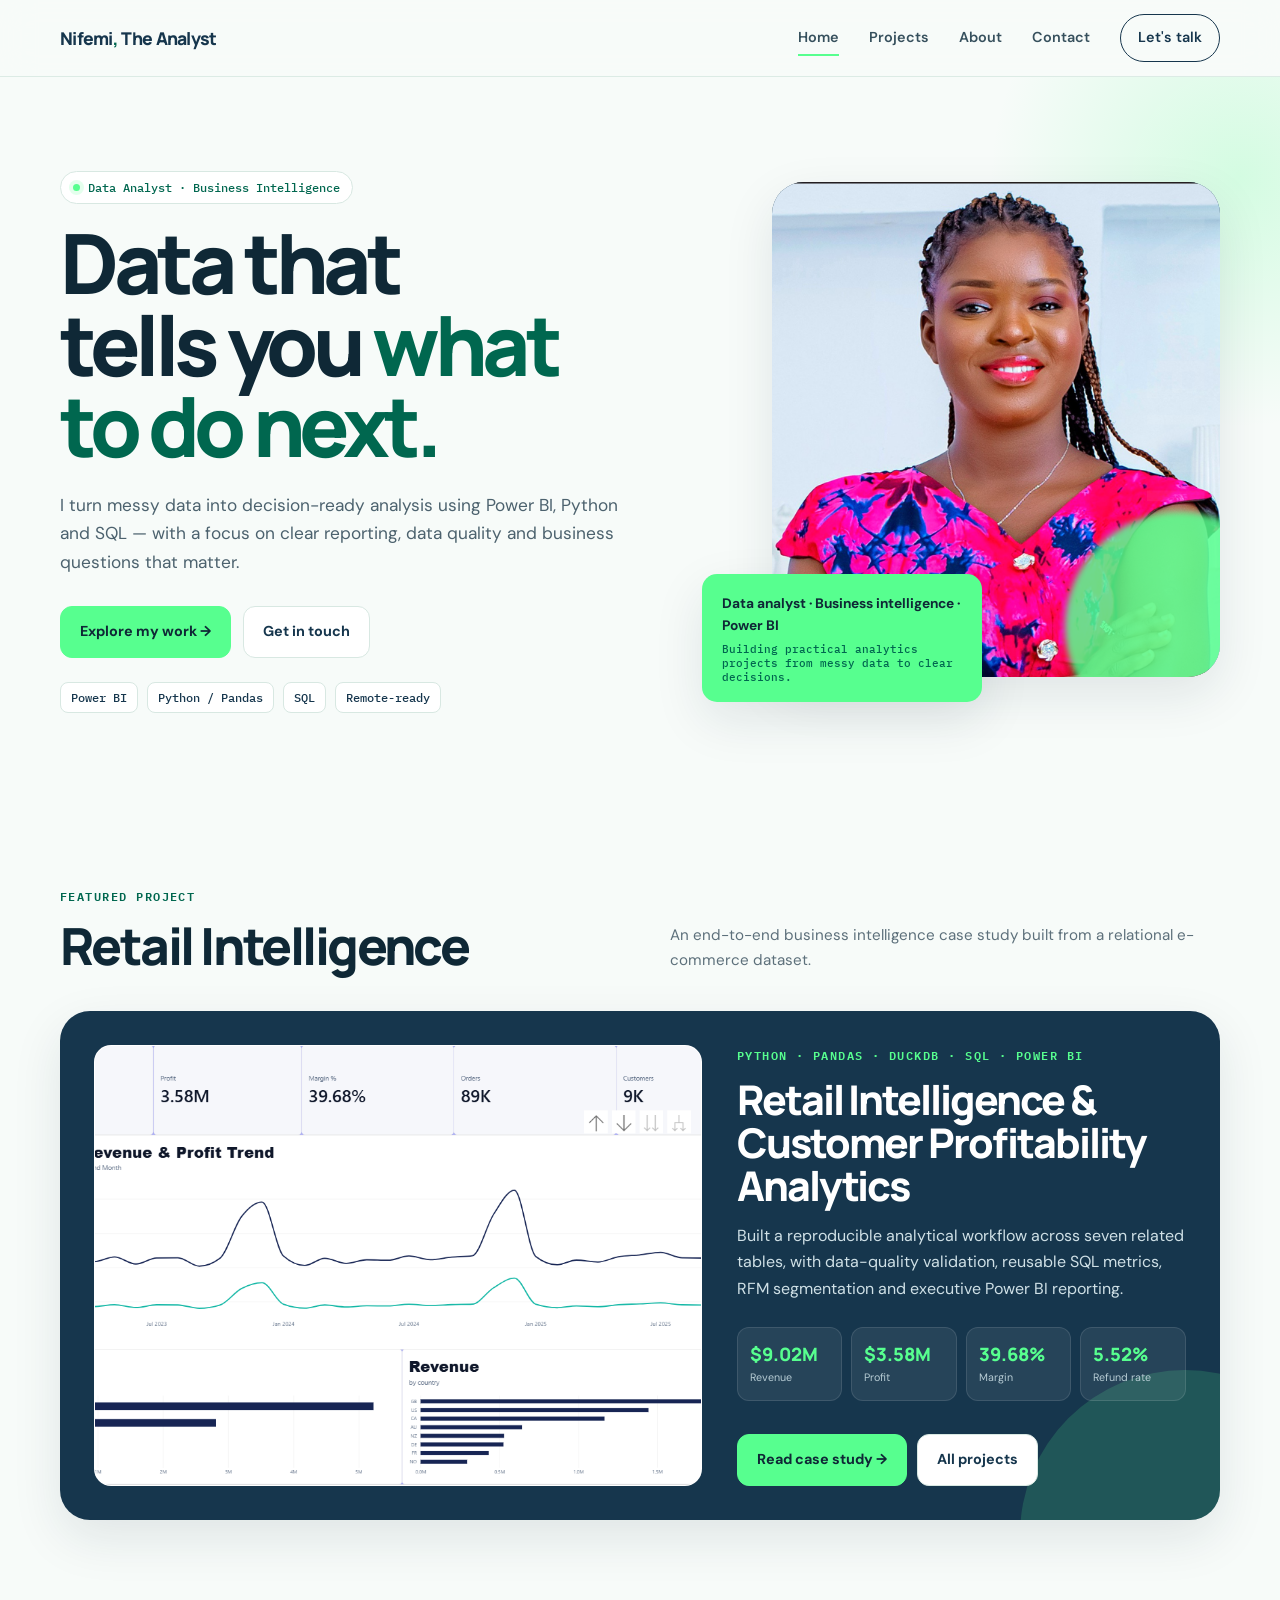
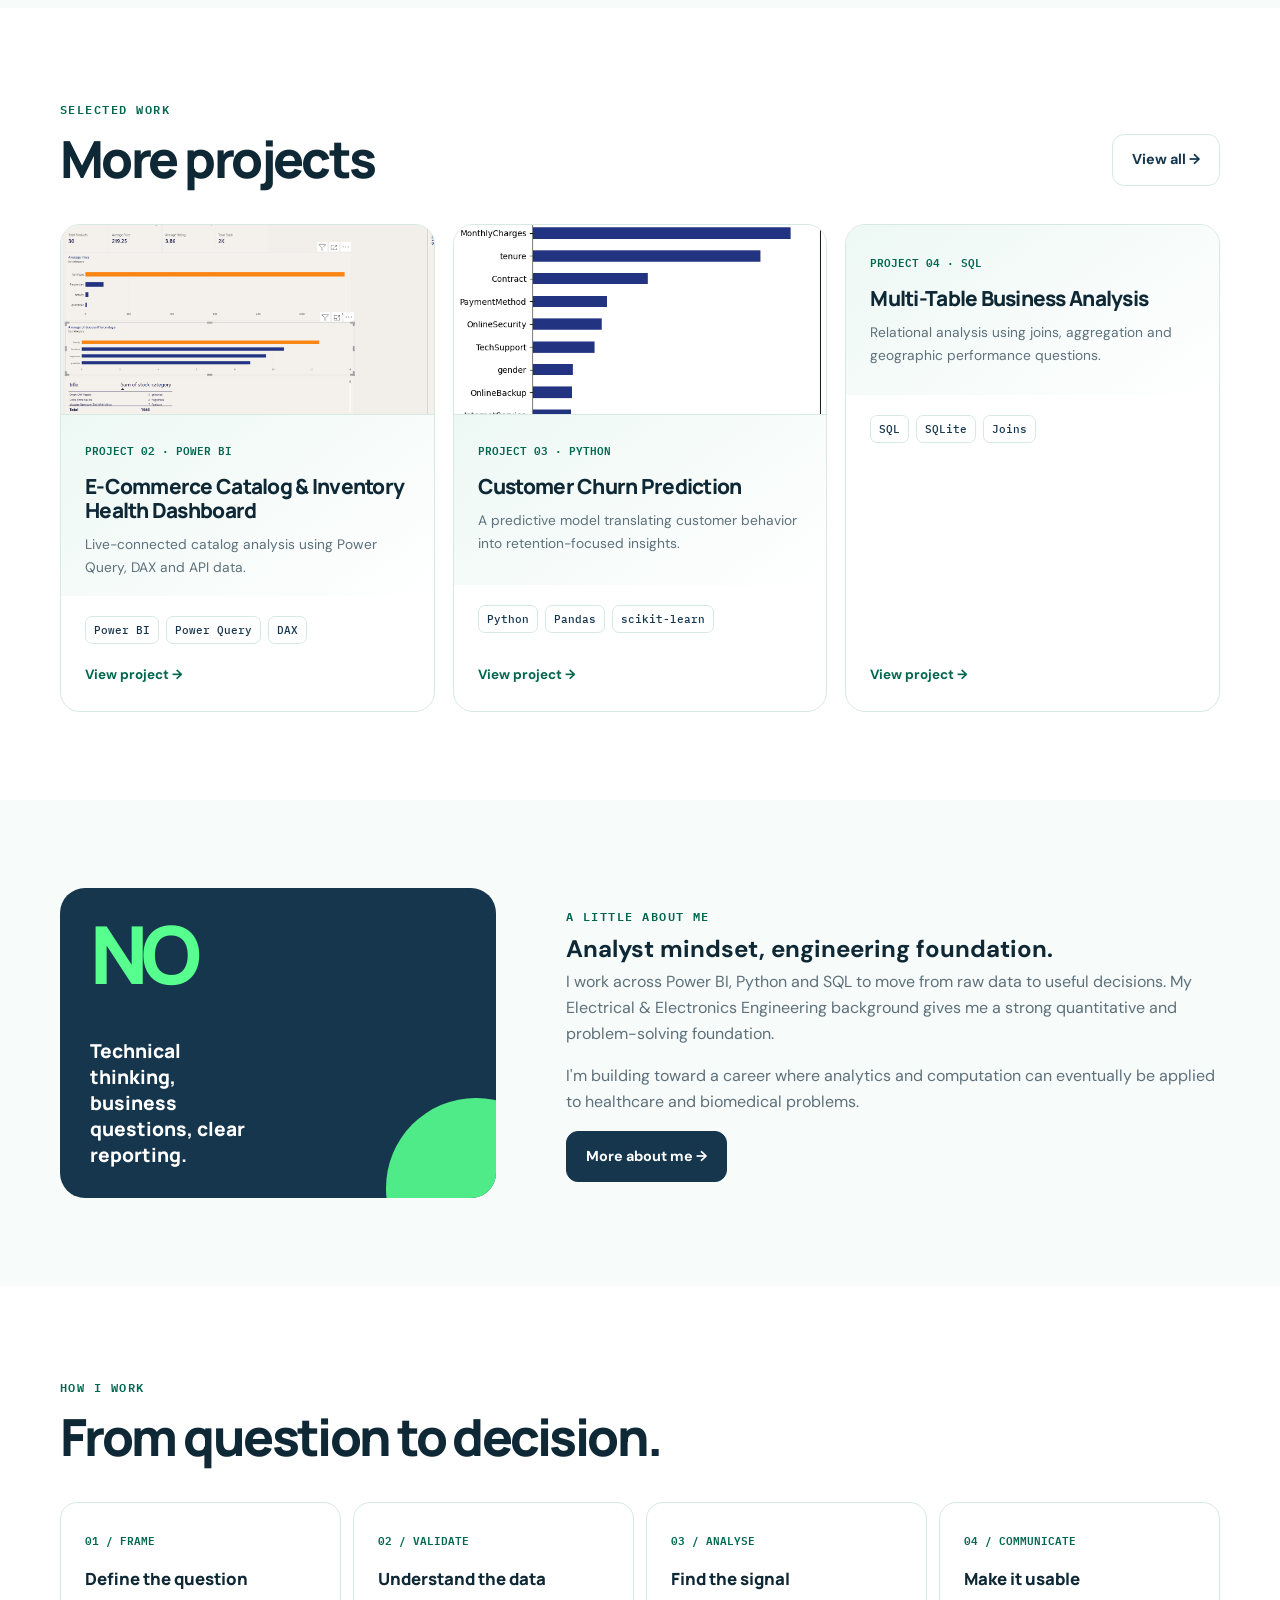
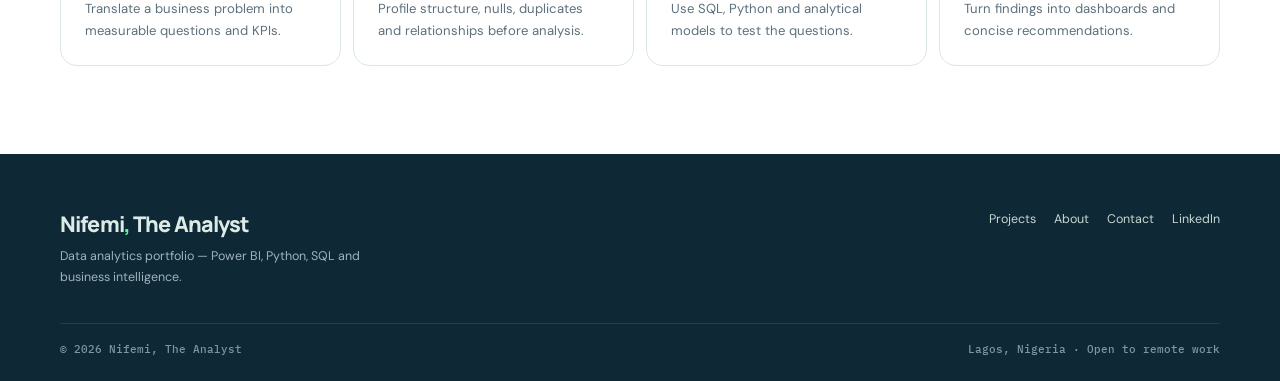
<file: index.html>
<!doctype html>
<html lang="en">
<head>
<meta charset="utf-8"><meta name="viewport" content="width=device-width,initial-scale=1">
<title>Nifemi, The Analyst — Data Analyst Portfolio</title>
<meta name="description" content="Nifemi Oluropo — data analyst portfolio focused on Power BI, Python, SQL and business intelligence.">
<link rel="stylesheet" href="css/style.css">
</head>
<body>
<header class="site-header"><nav class="container nav">
  <a class="logo" href="index.html">Nifemi<span>,</span> The Analyst</a>
  <button class="menu-btn" aria-label="Open menu">☰</button>
  <div class="nav-links"><a class="active" href="index.html">Home</a><a href="projects/">Projects</a><a href="about/">About</a><a href="contact/">Contact</a><a class="nav-cta" href="contact/">Let's talk</a></div>
</nav></header>

<main>
<section class="hero"><div class="container hero-grid">
  <div class="reveal">
    <span class="page-label">Data Analyst · Business Intelligence</span>
    <h1>Data that tells you <em>what to do next.</em></h1>
    <p class="hero-copy">I turn messy data into decision-ready analysis using Power BI, Python and SQL — with a focus on clear reporting, data quality and business questions that matter.</p>
    <div class="hero-actions"><a class="btn btn-primary" href="projects/">Explore my work →</a><a class="btn btn-light" href="contact/">Get in touch</a></div>
    <div class="hero-meta"><span class="tag">Power BI</span><span class="tag">Python / Pandas</span><span class="tag">SQL</span><span class="tag">Remote-ready</span></div>
  </div>
  <div class="hero-visual reveal">
    <div class="profile-stage"><img class="profile-photo" src="assets/images/profile.png" alt="Nifemi Oluropo professional portrait"></div>
    <div class="profile-note">Data analyst · Business intelligence · Power BI<small>Building practical analytics projects from messy data to clear decisions.</small></div>
  </div>
</div></section>

<section class="section"><div class="container">
  <div class="section-head reveal"><div><span class="eyebrow">Featured project</span><h2>Retail Intelligence</h2></div><p>An end-to-end business intelligence case study built from a relational e-commerce dataset.</p></div>
  <article class="featured reveal">
    <div class="featured-image"><img src="assets/images/retail-executive-overview.png" alt="Retail Intelligence Executive Overview Power BI dashboard"></div>
    <div class="featured-copy"><span class="eyebrow">Python · Pandas · DuckDB · SQL · Power BI</span><h3>Retail Intelligence &amp; Customer Profitability Analytics</h3><p>Built a reproducible analytical workflow across seven related tables, with data-quality validation, reusable SQL metrics, RFM segmentation and executive Power BI reporting.</p>
      <div class="kpis"><div class="kpi"><strong>$9.02M</strong><span>Revenue</span></div><div class="kpi"><strong>$3.58M</strong><span>Profit</span></div><div class="kpi"><strong>39.68%</strong><span>Margin</span></div><div class="kpi"><strong>5.52%</strong><span>Refund rate</span></div></div>
      <div class="featured-actions"><a class="btn btn-primary" href="projects/retail-intelligence/">Read case study →</a><a class="btn btn-light" href="projects/">All projects</a></div>
    </div>
  </article>
</div></section>

<section class="section alt"><div class="container">
  <div class="section-head reveal"><div><span class="eyebrow">Selected work</span><h2>More projects</h2></div><a class="btn btn-light" href="projects/">View all →</a></div>
  <div class="project-grid">
    <article class="project-card project-card-image reveal"><div class="project-thumb"><img src="assets/images/ecommerce-inventory.png" alt="E-Commerce Catalog and Inventory Health Dashboard"></div><div class="project-top"><span class="project-number">PROJECT 02 · POWER BI</span><h3>E-Commerce Catalog &amp; Inventory Health Dashboard</h3><p>Live-connected catalog analysis using Power Query, DAX and API data.</p></div><div class="project-body"><div class="project-tags"><span>Power BI</span><span>Power Query</span><span>DAX</span></div><a class="project-link" href="projects/">View project →</a></div></article>
    <article class="project-card project-card-image reveal"><div class="project-thumb"><img src="assets/images/churn-prediction.png" alt="Customer Churn Prediction analysis"></div><div class="project-top"><span class="project-number">PROJECT 03 · PYTHON</span><h3>Customer Churn Prediction</h3><p>A predictive model translating customer behavior into retention-focused insights.</p></div><div class="project-body"><div class="project-tags"><span>Python</span><span>Pandas</span><span>scikit-learn</span></div><a class="project-link" href="projects/">View project →</a></div></article>
    <article class="project-card reveal"><div class="project-top"><span class="project-number">PROJECT 04 · SQL</span><h3>Multi-Table Business Analysis</h3><p>Relational analysis using joins, aggregation and geographic performance questions.</p></div><div class="project-body"><div class="project-tags"><span>SQL</span><span>SQLite</span><span>Joins</span></div><a class="project-link" href="projects/">View project →</a></div></article>
  </div>
</div></section>

<section class="section"><div class="container about-strip">
  <div class="about-card reveal"><span class="about-monogram">NO</span><strong>Technical thinking, business questions, clear reporting.</strong></div>
  <div class="about-copy reveal"><span class="eyebrow">A little about me</span><h2>Analyst mindset, engineering foundation.</h2><p>I work across Power BI, Python and SQL to move from raw data to useful decisions. My Electrical &amp; Electronics Engineering background gives me a strong quantitative and problem-solving foundation.</p><p>I'm building toward a career where analytics and computation can eventually be applied to healthcare and biomedical problems.</p><a class="btn btn-dark" href="about/">More about me →</a></div>
</div></section>

<section class="section alt"><div class="container">
  <div class="section-head reveal"><div><span class="eyebrow">How I work</span><h2>From question to decision.</h2></div></div>
  <div class="process-grid"><div class="process reveal"><span class="num">01 / FRAME</span><h3>Define the question</h3><p>Translate a business problem into measurable questions and KPIs.</p></div><div class="process reveal"><span class="num">02 / VALIDATE</span><h3>Understand the data</h3><p>Profile structure, nulls, duplicates and relationships before analysis.</p></div><div class="process reveal"><span class="num">03 / ANALYSE</span><h3>Find the signal</h3><p>Use SQL, Python and analytical models to test the questions.</p></div><div class="process reveal"><span class="num">04 / COMMUNICATE</span><h3>Make it usable</h3><p>Turn findings into dashboards and concise recommendations.</p></div></div>
</div></section>
</main>

<footer class="footer"><div class="container"><div class="footer-grid"><div><div class="footer-brand">Nifemi<span>,</span> The Analyst</div><p>Data analytics portfolio — Power BI, Python, SQL and business intelligence.</p></div><div class="footer-links"><a href="projects/">Projects</a><a href="about/">About</a><a href="contact/">Contact</a><a href="https://www.linkedin.com/in/mary-oluropo-336812263" target="_blank" rel="noopener">LinkedIn</a></div></div><div class="footer-bottom"><span>© <span data-year></span> Nifemi, The Analyst</span><span>Lagos, Nigeria · Open to remote work</span></div></div></footer>
<script src="js/main.js"></script>
</body></html>
</file>
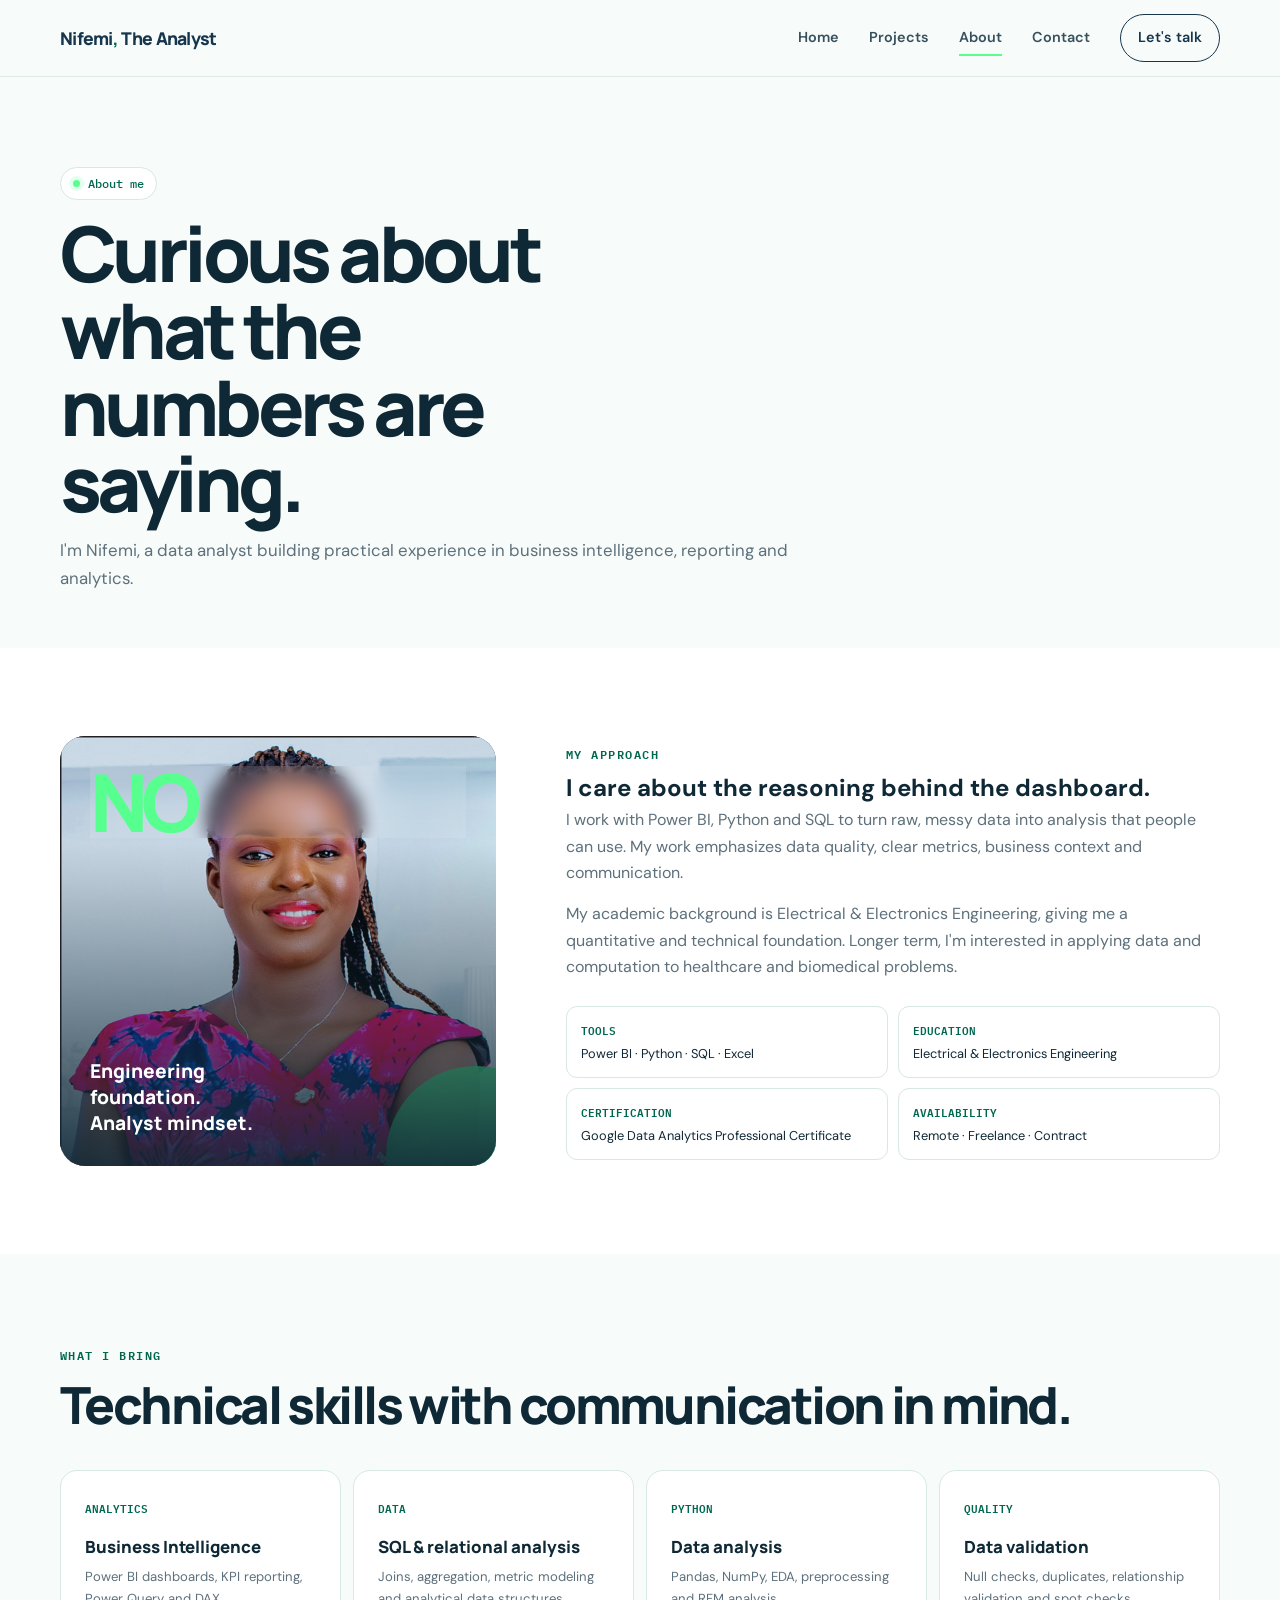
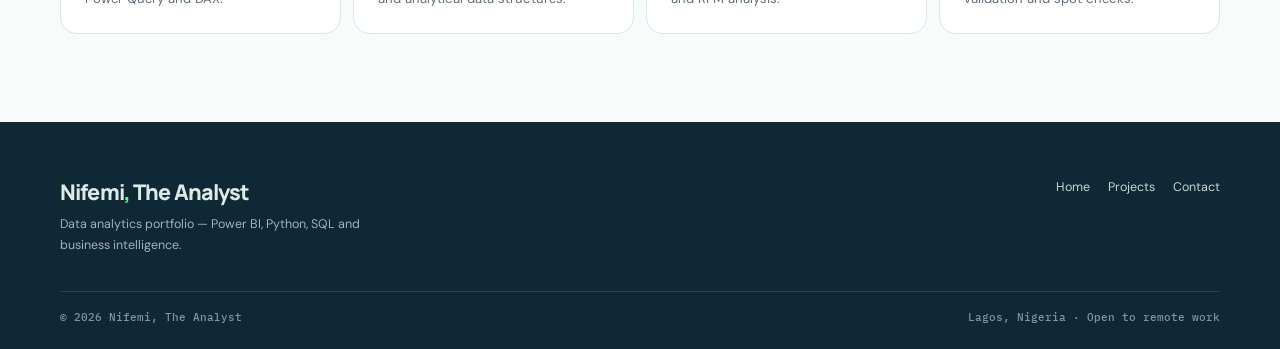
<file: about/index.html>
<!doctype html><html lang="en"><head><meta charset="utf-8"><meta name="viewport" content="width=device-width,initial-scale=1"><title>About — Nifemi, The Analyst</title><meta name="description" content="About Nifemi Oluropo, a data analyst focused on Power BI, Python, SQL and business intelligence."><link rel="stylesheet" href="../css/style.css"></head><body>
<header class="site-header"><nav class="container nav"><a class="logo" href="../index.html">Nifemi<span>,</span> The Analyst</a><button class="menu-btn">☰</button><div class="nav-links"><a href="../index.html">Home</a><a href="../projects/">Projects</a><a class="active" href="index.html">About</a><a href="../contact/">Contact</a><a class="nav-cta" href="../contact/">Let's talk</a></div></nav></header>
<main><section class="page-hero"><div class="container reveal"><span class="page-label">About me</span><h1>Curious about what the numbers are saying.</h1><p>I'm Nifemi, a data analyst building practical experience in business intelligence, reporting and analytics.</p></div></section>
<section class="section alt"><div class="container about-strip"><div class="about-card about-photo-card reveal"><img src="../assets/images/profile.png" alt="Nifemi Oluropo professional portrait"><div class="about-photo-overlay"><span class="about-monogram">NO</span><strong>Engineering foundation. Analyst mindset.</strong></div></div><div class="about-copy reveal"><span class="eyebrow">My approach</span><h2>I care about the reasoning behind the dashboard.</h2><p>I work with Power BI, Python and SQL to turn raw, messy data into analysis that people can use. My work emphasizes data quality, clear metrics, business context and communication.</p><p>My academic background is Electrical &amp; Electronics Engineering, giving me a quantitative and technical foundation. Longer term, I'm interested in applying data and computation to healthcare and biomedical problems.</p><div class="credential-grid"><div class="credential"><b>TOOLS</b>Power BI · Python · SQL · Excel</div><div class="credential"><b>EDUCATION</b>Electrical &amp; Electronics Engineering</div><div class="credential"><b>CERTIFICATION</b>Google Data Analytics Professional Certificate</div><div class="credential"><b>AVAILABILITY</b>Remote · Freelance · Contract</div></div></div></div></section>
<section class="section"><div class="container"><div class="section-head"><div><span class="eyebrow">What I bring</span><h2>Technical skills with communication in mind.</h2></div></div><div class="process-grid"><div class="process reveal"><span class="num">ANALYTICS</span><h3>Business Intelligence</h3><p>Power BI dashboards, KPI reporting, Power Query and DAX.</p></div><div class="process reveal"><span class="num">DATA</span><h3>SQL &amp; relational analysis</h3><p>Joins, aggregation, metric modeling and analytical data structures.</p></div><div class="process reveal"><span class="num">PYTHON</span><h3>Data analysis</h3><p>Pandas, NumPy, EDA, preprocessing and RFM analysis.</p></div><div class="process reveal"><span class="num">QUALITY</span><h3>Data validation</h3><p>Null checks, duplicates, relationship validation and spot checks.</p></div></div></div></section></main>
<footer class="footer"><div class="container"><div class="footer-grid"><div><div class="footer-brand">Nifemi<span>,</span> The Analyst</div><p>Data analytics portfolio — Power BI, Python, SQL and business intelligence.</p></div><div class="footer-links"><a href="../index.html">Home</a><a href="../projects/">Projects</a><a href="../contact/">Contact</a></div></div><div class="footer-bottom"><span>© <span data-year></span> Nifemi, The Analyst</span><span>Lagos, Nigeria · Open to remote work</span></div></div></footer><script src="../js/main.js"></script></body></html>
</file>
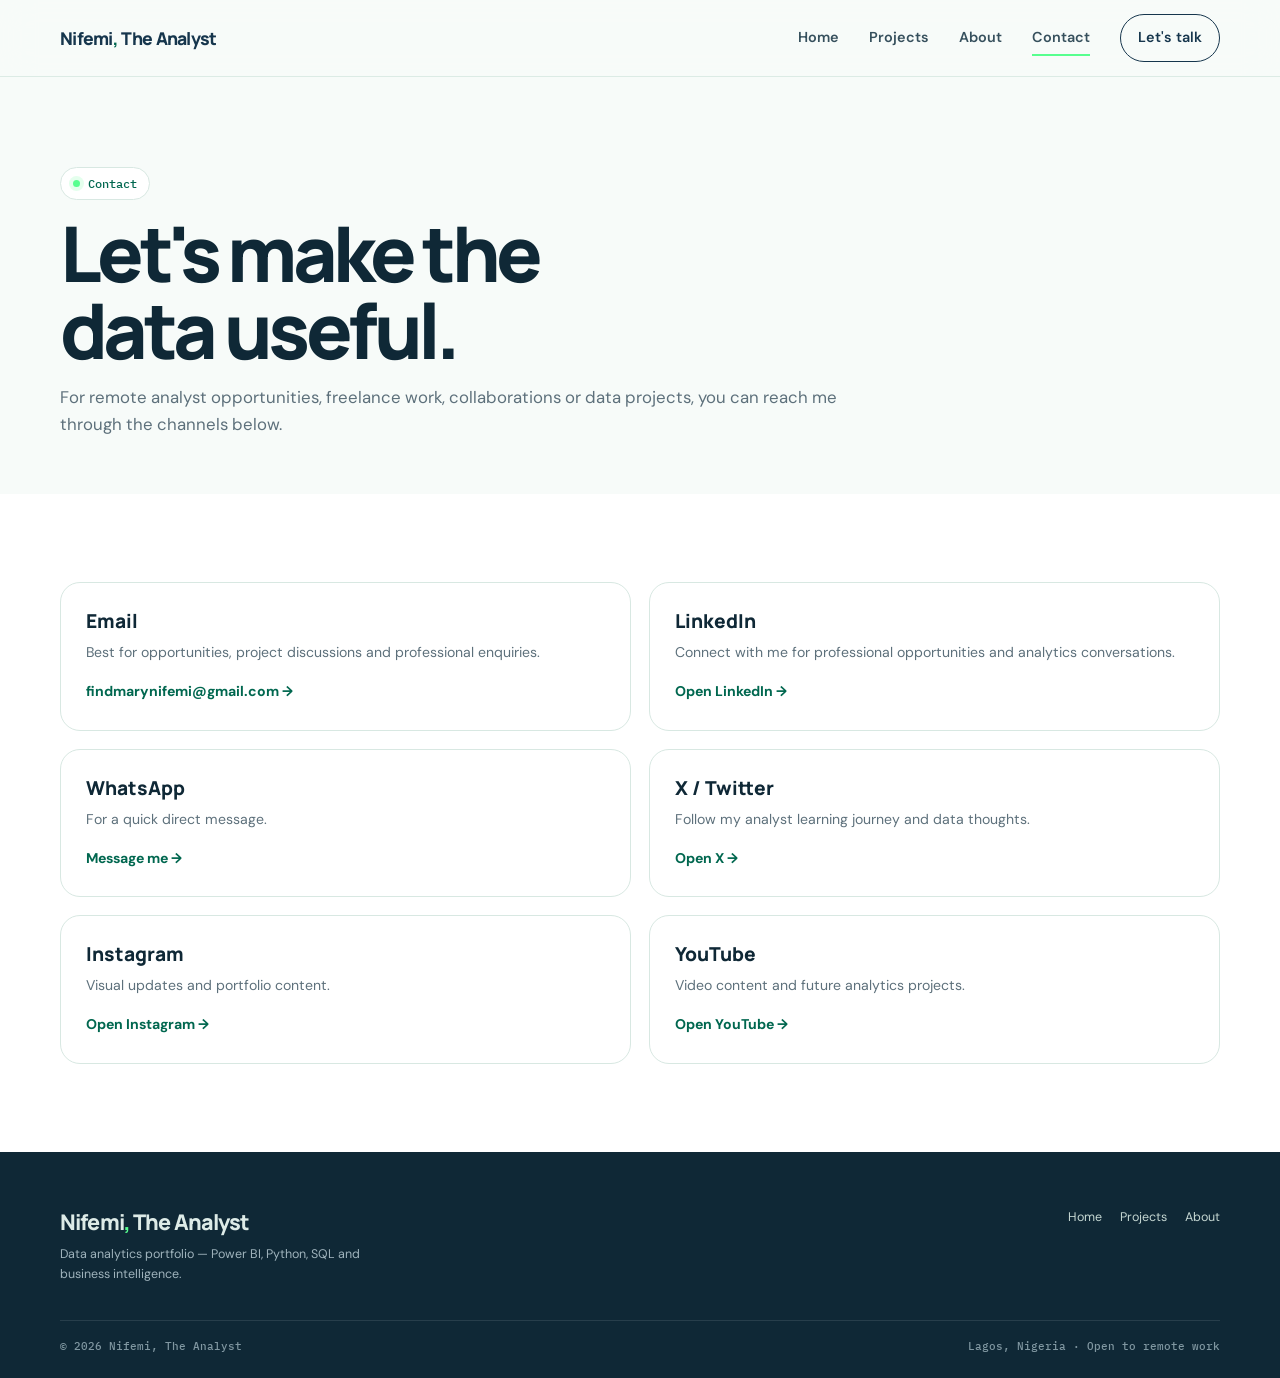
<file: contact/index.html>
<!doctype html><html lang="en"><head><meta charset="utf-8"><meta name="viewport" content="width=device-width,initial-scale=1"><title>Contact — Nifemi, The Analyst</title><meta name="description" content="Contact Nifemi Oluropo about data analytics, business intelligence and remote work."><link rel="stylesheet" href="../css/style.css"></head><body>
<header class="site-header"><nav class="container nav"><a class="logo" href="../index.html">Nifemi<span>,</span> The Analyst</a><button class="menu-btn">☰</button><div class="nav-links"><a href="../index.html">Home</a><a href="../projects/">Projects</a><a href="../about/">About</a><a class="active" href="index.html">Contact</a><a class="nav-cta" href="index.html">Let's talk</a></div></nav></header>
<main><section class="page-hero"><div class="container reveal"><span class="page-label">Contact</span><h1>Let's make the data useful.</h1><p>For remote analyst opportunities, freelance work, collaborations or data projects, you can reach me through the channels below.</p></div></section>
<section class="section alt"><div class="container contact-grid">
<div class="contact-card reveal"><h3>Email</h3><p>Best for opportunities, project discussions and professional enquiries.</p><a href="mailto:findmarynifemi@gmail.com">findmarynifemi@gmail.com →</a></div>
<div class="contact-card reveal"><h3>LinkedIn</h3><p>Connect with me for professional opportunities and analytics conversations.</p><a href="https://www.linkedin.com/in/mary-oluropo-336812263" target="_blank" rel="noopener">Open LinkedIn →</a></div>
<div class="contact-card reveal"><h3>WhatsApp</h3><p>For a quick direct message.</p><a href="https://wa.link/8ttpl6" target="_blank" rel="noopener">Message me →</a></div>
<div class="contact-card reveal"><h3>X / Twitter</h3><p>Follow my analyst learning journey and data thoughts.</p><a href="https://x.com/Nifemi_DAnalyst" target="_blank" rel="noopener">Open X →</a></div>
<div class="contact-card reveal"><h3>Instagram</h3><p>Visual updates and portfolio content.</p><a href="https://www.instagram.com/nifemi_the_analyst/" target="_blank" rel="noopener">Open Instagram →</a></div>
<div class="contact-card reveal"><h3>YouTube</h3><p>Video content and future analytics projects.</p><a href="https://youtube.com/@nifemi_the_analyst" target="_blank" rel="noopener">Open YouTube →</a></div>
</div></section></main>
<footer class="footer"><div class="container"><div class="footer-grid"><div><div class="footer-brand">Nifemi<span>,</span> The Analyst</div><p>Data analytics portfolio — Power BI, Python, SQL and business intelligence.</p></div><div class="footer-links"><a href="../index.html">Home</a><a href="../projects/">Projects</a><a href="../about/">About</a></div></div><div class="footer-bottom"><span>© <span data-year></span> Nifemi, The Analyst</span><span>Lagos, Nigeria · Open to remote work</span></div></div></footer><script src="../js/main.js"></script></body></html>
</file>
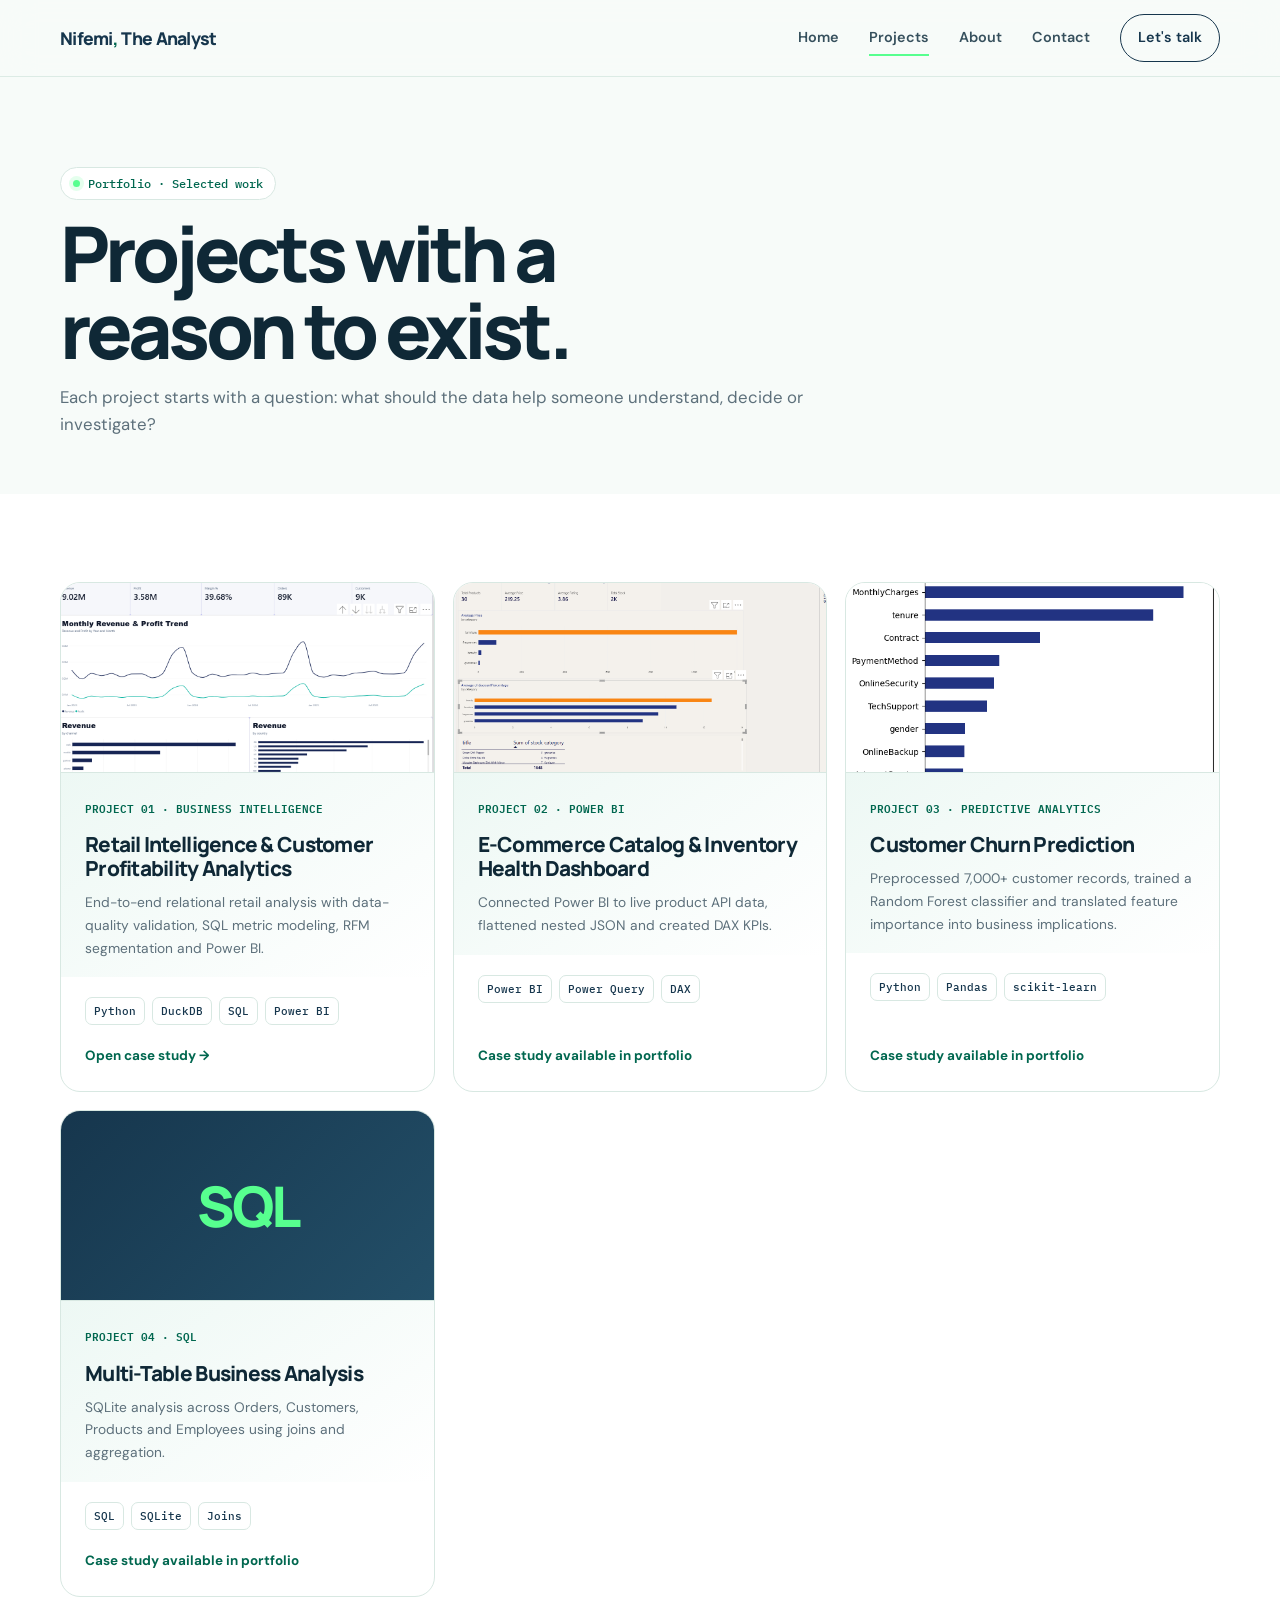
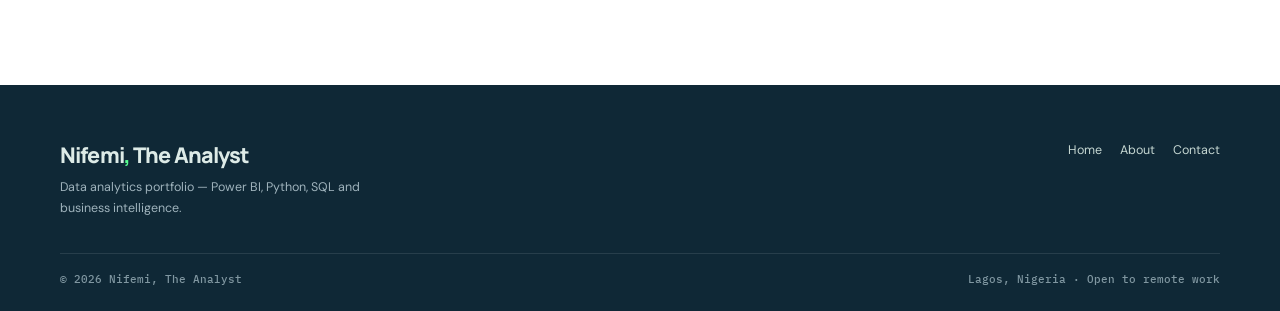
<file: projects/index.html>
<!doctype html><html lang="en"><head><meta charset="utf-8"><meta name="viewport" content="width=device-width,initial-scale=1"><title>Projects — Nifemi, The Analyst</title><meta name="description" content="Selected data analytics and business intelligence projects by Nifemi Oluropo."><link rel="stylesheet" href="../css/style.css"></head><body>
<header class="site-header"><nav class="container nav"><a class="logo" href="../index.html">Nifemi<span>,</span> The Analyst</a><button class="menu-btn">☰</button><div class="nav-links"><a href="../index.html">Home</a><a class="active" href="index.html">Projects</a><a href="../about/">About</a><a href="../contact/">Contact</a><a class="nav-cta" href="../contact/">Let's talk</a></div></nav></header>
<main><section class="page-hero"><div class="container reveal"><span class="page-label">Portfolio · Selected work</span><h1>Projects with a reason to exist.</h1><p>Each project starts with a question: what should the data help someone understand, decide or investigate?</p></div></section>
<section class="section alt"><div class="container"><div class="project-grid">
<article class="project-card project-card-image reveal"><div class="project-thumb"><img src="../assets/images/retail-executive-overview.png" alt="Retail Intelligence Executive Overview dashboard"></div><div class="project-top"><span class="project-number">PROJECT 01 · BUSINESS INTELLIGENCE</span><h3>Retail Intelligence &amp; Customer Profitability Analytics</h3><p>End-to-end relational retail analysis with data-quality validation, SQL metric modeling, RFM segmentation and Power BI.</p></div><div class="project-body"><div class="project-tags"><span>Python</span><span>DuckDB</span><span>SQL</span><span>Power BI</span></div><a class="project-link" href="retail-intelligence/">Open case study →</a></div></article>
<article class="project-card project-card-image reveal"><div class="project-thumb"><img src="../assets/images/ecommerce-inventory.png" alt="E-Commerce Catalog and Inventory Health Dashboard"></div><div class="project-top"><span class="project-number">PROJECT 02 · POWER BI</span><h3>E-Commerce Catalog &amp; Inventory Health Dashboard</h3><p>Connected Power BI to live product API data, flattened nested JSON and created DAX KPIs.</p></div><div class="project-body"><div class="project-tags"><span>Power BI</span><span>Power Query</span><span>DAX</span></div><span class="project-link">Case study available in portfolio</span></div></article>
<article class="project-card project-card-image reveal"><div class="project-thumb"><img src="../assets/images/churn-prediction.png" alt="Customer Churn Prediction analysis"></div><div class="project-top"><span class="project-number">PROJECT 03 · PREDICTIVE ANALYTICS</span><h3>Customer Churn Prediction</h3><p>Preprocessed 7,000+ customer records, trained a Random Forest classifier and translated feature importance into business implications.</p></div><div class="project-body"><div class="project-tags"><span>Python</span><span>Pandas</span><span>scikit-learn</span></div><span class="project-link">Case study available in portfolio</span></div></article>
<article class="project-card project-card-image reveal"><div class="project-thumb project-thumb-placeholder"><div>SQL</div></div><div class="project-top"><span class="project-number">PROJECT 04 · SQL</span><h3>Multi-Table Business Analysis</h3><p>SQLite analysis across Orders, Customers, Products and Employees using joins and aggregation.</p></div><div class="project-body"><div class="project-tags"><span>SQL</span><span>SQLite</span><span>Joins</span></div><span class="project-link">Case study available in portfolio</span></div></article>
</div></div></section></main>
<footer class="footer"><div class="container"><div class="footer-grid"><div><div class="footer-brand">Nifemi<span>,</span> The Analyst</div><p>Data analytics portfolio — Power BI, Python, SQL and business intelligence.</p></div><div class="footer-links"><a href="../index.html">Home</a><a href="../about/">About</a><a href="../contact/">Contact</a></div></div><div class="footer-bottom"><span>© <span data-year></span> Nifemi, The Analyst</span><span>Lagos, Nigeria · Open to remote work</span></div></div></footer><script src="../js/main.js"></script></body></html>
</file>
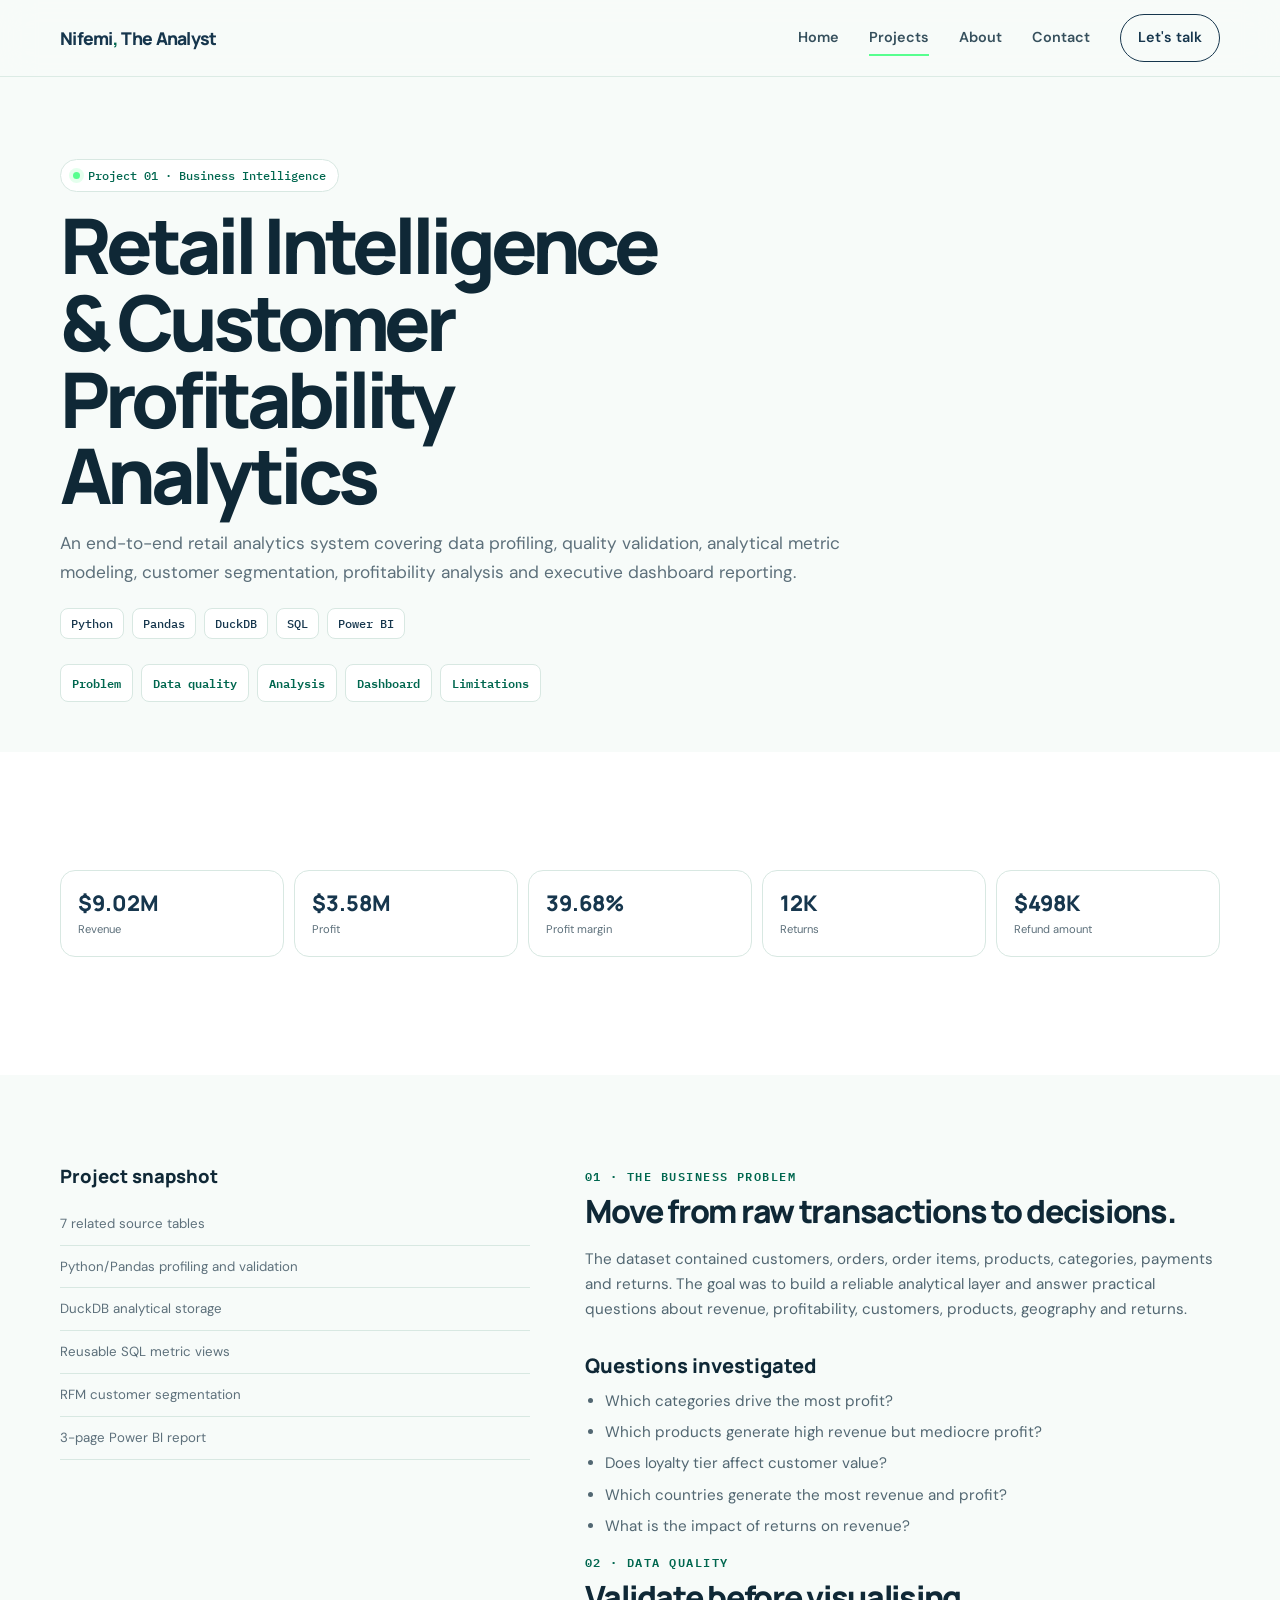
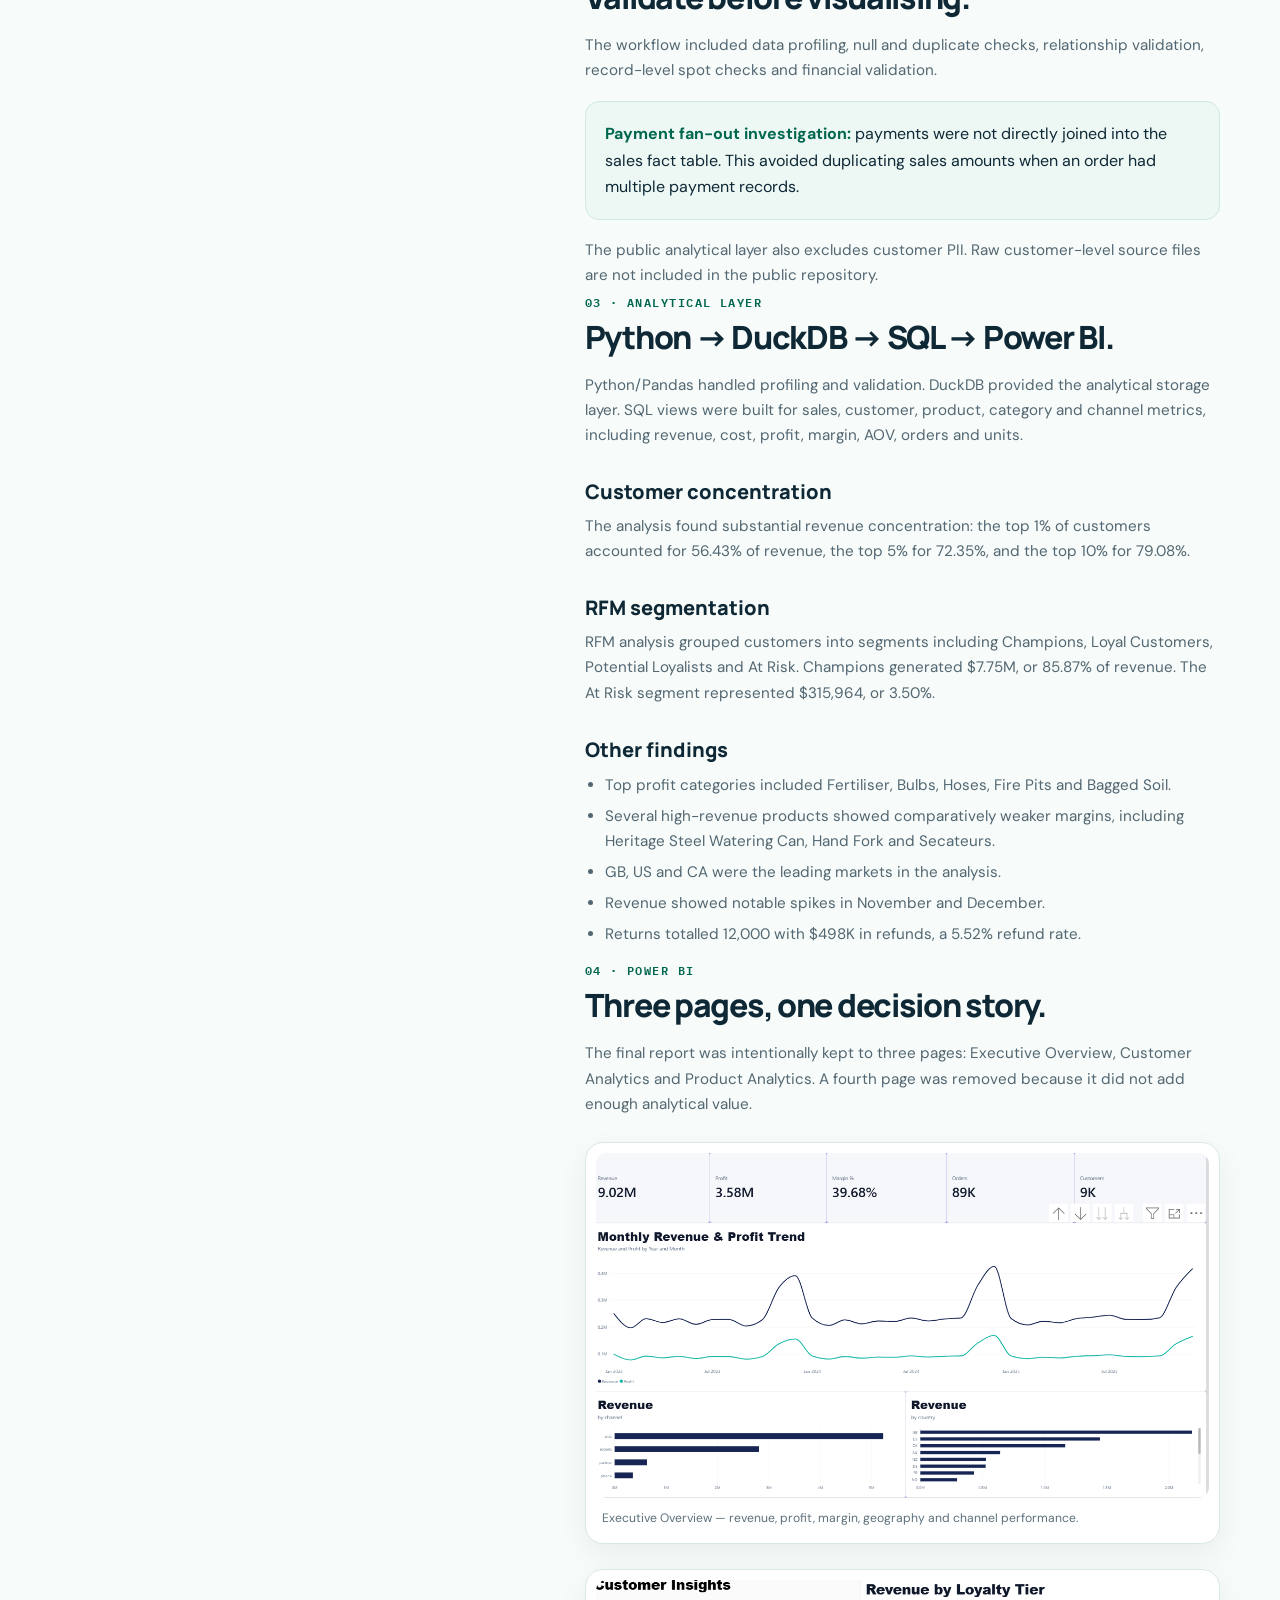
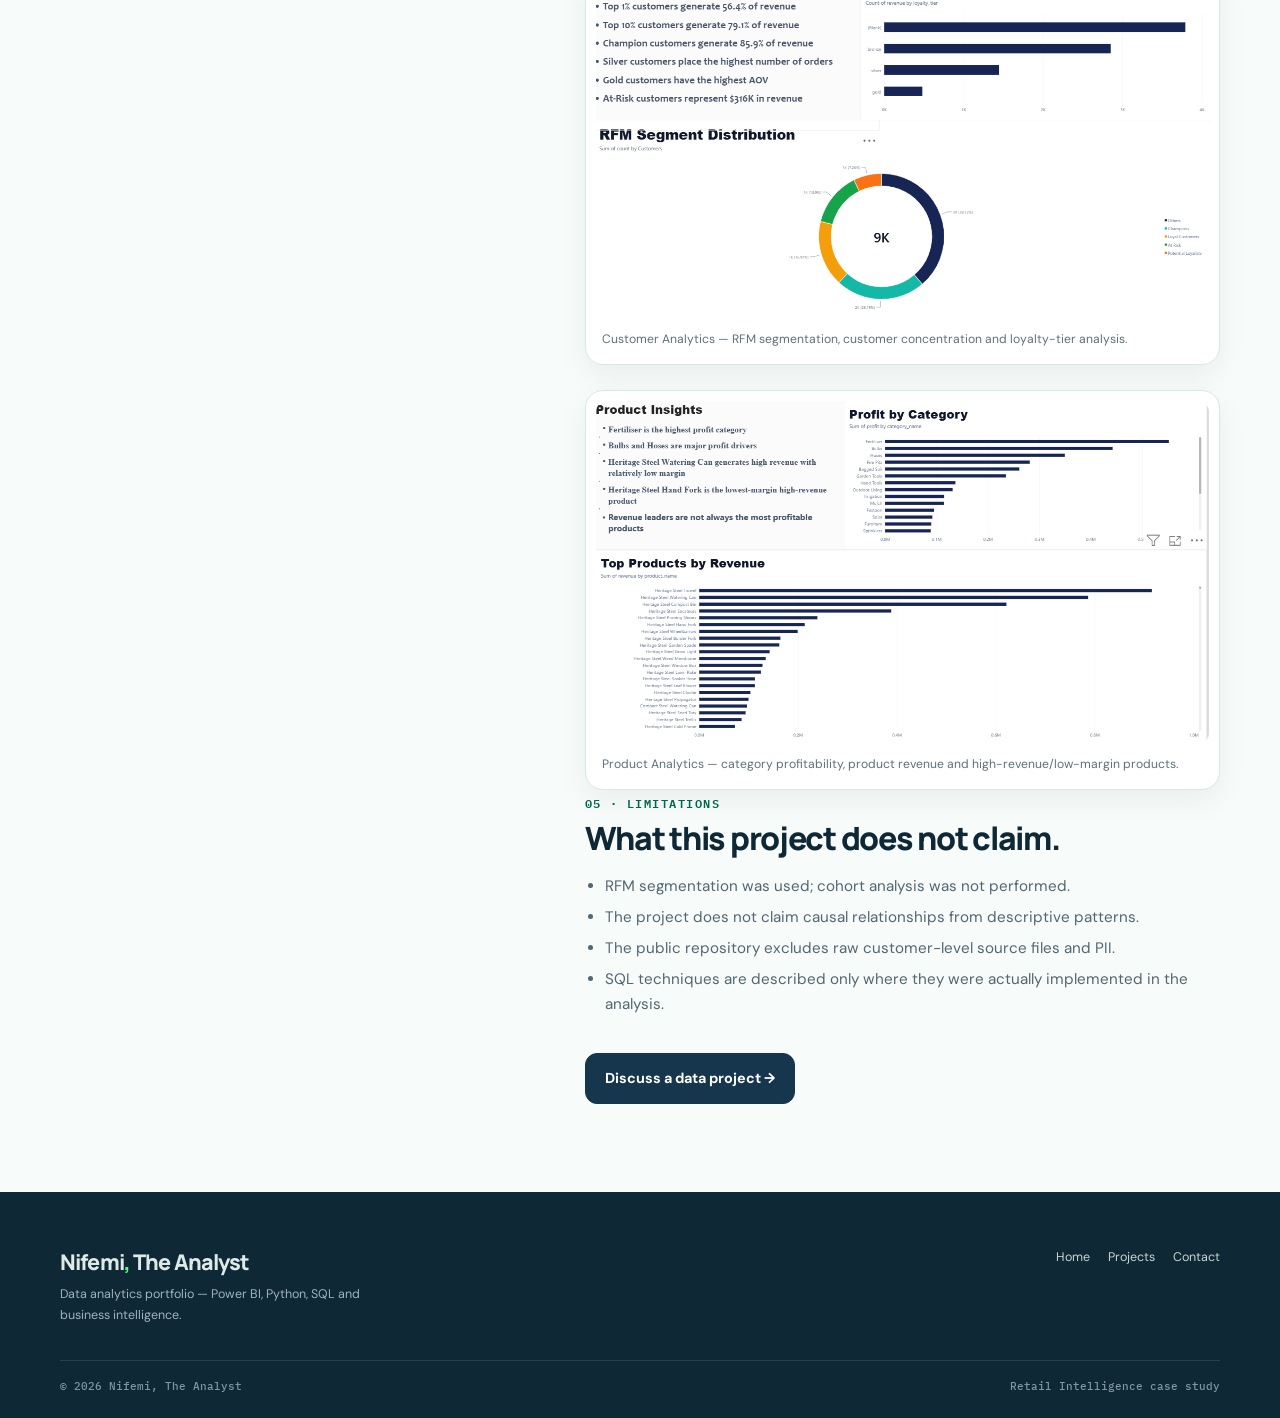
<file: projects/retail-intelligence/index.html>
<!doctype html><html lang="en"><head><meta charset="utf-8"><meta name="viewport" content="width=device-width,initial-scale=1"><title>Retail Intelligence & Customer Profitability — Nifemi</title><meta name="description" content="Retail Intelligence and Customer Profitability Analytics case study by Nifemi Oluropo."><link rel="stylesheet" href="../../css/style.css"></head><body>
<header class="site-header"><nav class="container nav"><a class="logo" href="../../index.html">Nifemi<span>,</span> The Analyst</a><button class="menu-btn">☰</button><div class="nav-links"><a href="../../index.html">Home</a><a class="active" href="../">Projects</a><a href="../../about/">About</a><a href="../../contact/">Contact</a><a class="nav-cta" href="../../contact/">Let's talk</a></div></nav></header>
<main>
<section class="detail-hero"><div class="container reveal"><span class="page-label">Project 01 · Business Intelligence</span><h1>Retail Intelligence &amp; Customer Profitability Analytics</h1><p>An end-to-end retail analytics system covering data profiling, quality validation, analytical metric modeling, customer segmentation, profitability analysis and executive dashboard reporting.</p><div class="detail-meta"><span class="tag">Python</span><span class="tag">Pandas</span><span class="tag">DuckDB</span><span class="tag">SQL</span><span class="tag">Power BI</span></div><div class="detail-nav"><a href="#problem">Problem</a><a href="#quality">Data quality</a><a href="#analysis">Analysis</a><a href="#dashboard">Dashboard</a><a href="#limitations">Limitations</a></div></div></section>
<section class="section alt"><div class="container"><div class="detail-kpi-grid"><div class="detail-kpi"><strong>$9.02M</strong><span>Revenue</span></div><div class="detail-kpi"><strong>$3.58M</strong><span>Profit</span></div><div class="detail-kpi"><strong>39.68%</strong><span>Profit margin</span></div><div class="detail-kpi"><strong>12K</strong><span>Returns</span></div><div class="detail-kpi"><strong>$498K</strong><span>Refund amount</span></div></div></div></section>
<section class="section"><div class="container story-grid"><aside class="story-aside"><h3>Project snapshot</h3><ul><li>7 related source tables</li><li>Python/Pandas profiling and validation</li><li>DuckDB analytical storage</li><li>Reusable SQL metric views</li><li>RFM customer segmentation</li><li>3-page Power BI report</li></ul></aside><div class="story-content">
<div id="problem"><span class="eyebrow">01 · The business problem</span><h2>Move from raw transactions to decisions.</h2><p>The dataset contained customers, orders, order items, products, categories, payments and returns. The goal was to build a reliable analytical layer and answer practical questions about revenue, profitability, customers, products, geography and returns.</p><h3>Questions investigated</h3><ul><li>Which categories drive the most profit?</li><li>Which products generate high revenue but mediocre profit?</li><li>Does loyalty tier affect customer value?</li><li>Which countries generate the most revenue and profit?</li><li>What is the impact of returns on revenue?</li></ul></div>
<div id="quality"><span class="eyebrow">02 · Data quality</span><h2>Validate before visualising.</h2><p>The workflow included data profiling, null and duplicate checks, relationship validation, record-level spot checks and financial validation.</p><div class="audit"><strong>Payment fan-out investigation:</strong> payments were not directly joined into the sales fact table. This avoided duplicating sales amounts when an order had multiple payment records.</div><p>The public analytical layer also excludes customer PII. Raw customer-level source files are not included in the public repository.</p></div>
<div id="analysis"><span class="eyebrow">03 · Analytical layer</span><h2>Python → DuckDB → SQL → Power BI.</h2><p>Python/Pandas handled profiling and validation. DuckDB provided the analytical storage layer. SQL views were built for sales, customer, product, category and channel metrics, including revenue, cost, profit, margin, AOV, orders and units.</p><h3>Customer concentration</h3><p>The analysis found substantial revenue concentration: the top 1% of customers accounted for 56.43% of revenue, the top 5% for 72.35%, and the top 10% for 79.08%.</p><h3>RFM segmentation</h3><p>RFM analysis grouped customers into segments including Champions, Loyal Customers, Potential Loyalists and At Risk. Champions generated $7.75M, or 85.87% of revenue. The At Risk segment represented $315,964, or 3.50%.</p><h3>Other findings</h3><ul><li>Top profit categories included Fertiliser, Bulbs, Hoses, Fire Pits and Bagged Soil.</li><li>Several high-revenue products showed comparatively weaker margins, including Heritage Steel Watering Can, Hand Fork and Secateurs.</li><li>GB, US and CA were the leading markets in the analysis.</li><li>Revenue showed notable spikes in November and December.</li><li>Returns totalled 12,000 with $498K in refunds, a 5.52% refund rate.</li></ul></div>
<div id="dashboard"><span class="eyebrow">04 · Power BI</span><h2>Three pages, one decision story.</h2><p>The final report was intentionally kept to three pages: Executive Overview, Customer Analytics and Product Analytics. A fourth page was removed because it did not add enough analytical value.</p><div class="screenshot-grid"><figure class="shot"><img src="../../assets/images/retail-executive-overview.png" alt="Executive Overview Power BI dashboard"><figcaption>Executive Overview — revenue, profit, margin, geography and channel performance.</figcaption></figure><figure class="shot"><img src="../../assets/images/retail-customer-analytics.png" alt="Customer Analytics Power BI dashboard"><figcaption>Customer Analytics — RFM segmentation, customer concentration and loyalty-tier analysis.</figcaption></figure><figure class="shot"><img src="../../assets/images/retail-product-analytics.png" alt="Product Analytics Power BI dashboard"><figcaption>Product Analytics — category profitability, product revenue and high-revenue/low-margin products.</figcaption></figure></div></div>
<div id="limitations"><span class="eyebrow">05 · Limitations</span><h2>What this project does not claim.</h2><ul><li>RFM segmentation was used; cohort analysis was not performed.</li><li>The project does not claim causal relationships from descriptive patterns.</li><li>The public repository excludes raw customer-level source files and PII.</li><li>SQL techniques are described only where they were actually implemented in the analysis.</li></ul></div>
<div style="margin-top:35px"><a class="btn btn-dark" href="../../contact/">Discuss a data project →</a></div>
</div></div></section>
</main>
<footer class="footer"><div class="container"><div class="footer-grid"><div><div class="footer-brand">Nifemi<span>,</span> The Analyst</div><p>Data analytics portfolio — Power BI, Python, SQL and business intelligence.</p></div><div class="footer-links"><a href="../../index.html">Home</a><a href="../">Projects</a><a href="../../contact/">Contact</a></div></div><div class="footer-bottom"><span>© <span data-year></span> Nifemi, The Analyst</span><span>Retail Intelligence case study</span></div></div></footer><script src="../../js/main.js"></script></body></html>
</file>
<file: css/style.css>
@import url('https://fonts.googleapis.com/css2?family=DM+Sans:wght@400;500;600;700&family=IBM+Plex+Mono:wght@400;500;600&family=Manrope:wght@600;700;800&display=swap');

:root{
  --navy:#16364D;
  --ink:#0F2836;
  --mint:#57FF8F;
  --teal:#00674F;
  --light-mint:#CFE9E1;
  --sea:#3EBB9E;
  --white:#FFFFFF;
  --paper:#F7FBF9;
  --line:#D8E8E2;
  --muted:#5D707B;
  --shadow:0 18px 50px rgba(15,40,54,.10);
  --radius:22px;
}
*{box-sizing:border-box;margin:0;padding:0}
html{scroll-behavior:smooth}
body{font-family:'DM Sans',sans-serif;background:var(--paper);color:var(--ink);line-height:1.65;font-size:16px}
a{color:inherit;text-decoration:none}
img{max-width:100%;display:block}
button,input,textarea{font:inherit}
.container{width:min(1160px,calc(100% - 40px));margin:auto}
.mono{font-family:'IBM Plex Mono',monospace}
.eyebrow{font:600 .76rem 'IBM Plex Mono',monospace;letter-spacing:.12em;text-transform:uppercase;color:var(--teal)}
.page-label{display:inline-flex;align-items:center;gap:8px;padding:8px 12px;border:1px solid var(--line);border-radius:999px;background:#fff;font:500 .74rem 'IBM Plex Mono',monospace;color:var(--teal)}
.page-label::before{content:'';width:7px;height:7px;border-radius:50%;background:var(--mint);box-shadow:0 0 0 4px rgba(87,255,143,.16)}

/* NAV */
.site-header{position:sticky;top:0;z-index:100;background:rgba(247,251,249,.88);backdrop-filter:blur(16px);border-bottom:1px solid rgba(216,232,226,.85)}
.nav{height:76px;display:flex;align-items:center;justify-content:space-between}
.logo{font:800 1.1rem 'Manrope',sans-serif;letter-spacing:-.04em;color:var(--navy)}
.logo span{color:var(--teal)}
.nav-links{display:flex;align-items:center;gap:30px;font-size:.9rem;font-weight:600;color:#36505D}
.nav-links a{position:relative;padding:8px 0}
.nav-links a::after{content:'';position:absolute;left:0;bottom:2px;width:0;height:2px;background:var(--mint);transition:.25s}
.nav-links a:hover::after,.nav-links a.active::after{width:100%}
.nav-cta{padding:11px 17px!important;border:1px solid var(--navy);border-radius:999px;color:var(--navy)!important}
.nav-cta::after{display:none}
.nav-cta:hover{background:var(--navy);color:#fff!important}
.menu-btn{display:none;border:0;background:none;font-size:1.5rem;color:var(--navy);cursor:pointer}

/* BUTTONS */
.btn{display:inline-flex;align-items:center;justify-content:center;gap:9px;padding:13px 19px;border-radius:12px;border:1px solid var(--navy);font-weight:700;font-size:.9rem;transition:transform .2s,box-shadow .2s,background .2s}
.btn:hover{transform:translateY(-2px);box-shadow:0 10px 25px rgba(15,40,54,.12)}
.btn-primary{background:var(--mint);border-color:var(--mint);color:var(--ink)}
.btn-dark{background:var(--navy);color:#fff}
.btn-light{background:#fff;color:var(--navy);border-color:var(--line)}
.btn-ghost{border-color:transparent;color:var(--teal);padding-left:0}
.btn-disabled{opacity:.55;cursor:not-allowed}

/* HERO */
.hero{position:relative;overflow:hidden;padding:94px 0 82px}
.hero::before{content:'';position:absolute;width:520px;height:520px;border-radius:50%;background:radial-gradient(circle,rgba(87,255,143,.22),rgba(87,255,143,0) 68%);right:-220px;top:-160px;pointer-events:none}
.hero-grid{display:grid;grid-template-columns:1.05fr .95fr;gap:70px;align-items:center}
.hero h1{font:800 clamp(3rem,6.5vw,5.6rem)/.98 'Manrope',sans-serif;letter-spacing:-.065em;max-width:9ch;margin:18px 0 24px;color:var(--ink)}
.hero h1 em{font-style:normal;color:var(--teal)}
.hero-copy{font-size:1.08rem;max-width:58ch;color:#4C626E}
.hero-actions{display:flex;flex-wrap:wrap;gap:12px;margin-top:30px}
.hero-meta{display:flex;flex-wrap:wrap;gap:9px;margin-top:24px}
.tag{padding:7px 10px;border-radius:8px;background:#fff;border:1px solid var(--line);font:500 .72rem 'IBM Plex Mono',monospace;color:var(--navy)}
.hero-visual{position:relative;min-height:520px}
.profile-stage{position:absolute;inset:0 0 25px 70px;border-radius:32px;background:linear-gradient(145deg,var(--navy),#234F68);overflow:hidden;box-shadow:var(--shadow)}
.profile-stage::before{content:'NIFEMI';position:absolute;right:-12px;top:30px;writing-mode:vertical-rl;font:800 5rem 'Manrope',sans-serif;color:rgba(255,255,255,.06);letter-spacing:.08em}
.profile-stage::after{content:'';position:absolute;width:230px;height:230px;border-radius:50%;background:var(--mint);opacity:.85;filter:blur(3px);right:-75px;bottom:-65px}
.profile-placeholder{position:absolute;inset:55px 55px 0;display:flex;align-items:flex-end;justify-content:center;color:rgba(255,255,255,.9);font:800 clamp(5rem,10vw,9rem) 'Manrope',sans-serif;letter-spacing:-.09em;border:1px dashed rgba(255,255,255,.18);border-bottom:0;border-radius:180px 180px 0 0;padding-bottom:35px;background:linear-gradient(180deg,rgba(255,255,255,.03),rgba(255,255,255,.09))}
.profile-note{position:absolute;left:0;bottom:0;background:var(--mint);padding:18px 20px;border-radius:15px;box-shadow:var(--shadow);max-width:280px;font-weight:700;color:var(--ink);font-size:.86rem}
.profile-note small{display:block;font:500 .68rem 'IBM Plex Mono',monospace;margin-top:5px;color:var(--teal)}

/* SECTIONS */
.section{padding:88px 0}
.section.alt{background:#fff}
.section-head{display:flex;justify-content:space-between;align-items:end;gap:25px;margin-bottom:38px}
.section-head h2{font:800 clamp(2rem,4vw,3.25rem)/1.05 'Manrope',sans-serif;letter-spacing:-.05em;margin-top:10px}
.section-head p{max-width:55ch;color:var(--muted);font-size:.95rem}
.rule{height:1px;background:var(--line);margin-top:25px}

/* FEATURED */
.featured{background:var(--navy);color:#fff;border-radius:30px;padding:34px;display:grid;grid-template-columns:1.15fr .85fr;gap:35px;overflow:hidden;position:relative;box-shadow:var(--shadow)}
.featured::after{content:'';position:absolute;width:330px;height:330px;border-radius:50%;background:rgba(87,255,143,.16);right:-130px;bottom:-180px}
.featured-image{position:relative;z-index:1;border-radius:17px;overflow:hidden;border:1px solid rgba(255,255,255,.14);background:#fff}
.featured-image img{width:100%;height:100%;object-fit:cover;min-height:310px}
.featured-copy{position:relative;z-index:1;display:flex;flex-direction:column;justify-content:center}
.featured .eyebrow{color:var(--mint)}
.featured h3{font:800 clamp(1.8rem,3.2vw,3rem)/1.05 'Manrope',sans-serif;letter-spacing:-.05em;margin:13px 0 16px}
.featured-copy>p{color:#CFE0E6;max-width:50ch}
.kpis{display:grid;grid-template-columns:repeat(4,1fr);gap:9px;margin:25px 0}
.kpi{padding:13px 12px;background:rgba(255,255,255,.07);border:1px solid rgba(255,255,255,.11);border-radius:12px}
.kpi strong{display:block;font:800 1.15rem 'Manrope',sans-serif;color:var(--mint)}
.kpi span{display:block;font-size:.67rem;color:#B7CCD4;margin-top:2px}
.featured-actions{display:flex;flex-wrap:wrap;gap:10px;margin-top:8px}

/* PROJECT CARDS */
.project-grid{display:grid;grid-template-columns:repeat(3,1fr);gap:18px}
.project-card{background:#fff;border:1px solid var(--line);border-radius:20px;overflow:hidden;transition:.25s;display:flex;flex-direction:column}
.project-card:hover{transform:translateY(-5px);box-shadow:var(--shadow);border-color:#BBD8CD}
.project-top{padding:24px 24px 18px;min-height:170px;background:linear-gradient(145deg,#EDF8F4,#fff)}
.project-number{font:600 .7rem 'IBM Plex Mono',monospace;color:var(--teal)}
.project-card h3{font:800 1.3rem/1.15 'Manrope',sans-serif;letter-spacing:-.035em;margin:12px 0 10px}
.project-card p{font-size:.86rem;color:var(--muted)}
.project-body{padding:20px 24px 24px;display:flex;flex-direction:column;flex:1}
.project-tags{display:flex;flex-wrap:wrap;gap:7px;margin-bottom:20px}
.project-tags span{font:500 .67rem 'IBM Plex Mono',monospace;border:1px solid var(--line);padding:6px 8px;border-radius:7px;color:var(--navy)}
.project-link{margin-top:auto;color:var(--teal);font-weight:700;font-size:.84rem}

/* ABOUT STRIP */
.about-strip{display:grid;grid-template-columns:.8fr 1.2fr;gap:70px;align-items:center}
.about-card{background:var(--navy);color:#fff;border-radius:25px;padding:30px;min-height:310px;display:flex;flex-direction:column;justify-content:space-between;overflow:hidden;position:relative}
.about-card::after{content:'';position:absolute;width:180px;height:180px;border-radius:50%;background:var(--mint);right:-70px;bottom:-80px;opacity:.9}
.about-monogram{font:800 5rem/.9 'Manrope',sans-serif;color:var(--mint);letter-spacing:-.09em;position:relative;z-index:1}
.about-card strong{font:800 1.2rem 'Manrope',sans-serif;position:relative;z-index:1;max-width:13ch}
.about-copy p{color:var(--muted);margin-bottom:15px}
.credential-grid{display:grid;grid-template-columns:repeat(2,1fr);gap:10px;margin-top:25px}
.credential{padding:13px 14px;border:1px solid var(--line);background:#fff;border-radius:11px;font-size:.8rem}
.credential b{display:block;color:var(--teal);font:600 .68rem 'IBM Plex Mono',monospace;margin-bottom:4px}

/* PROCESS */
.process-grid{display:grid;grid-template-columns:repeat(4,1fr);gap:12px}
.process{padding:24px;border:1px solid var(--line);border-radius:17px;background:#fff}
.process .num{font:600 .7rem 'IBM Plex Mono',monospace;color:var(--teal)}
.process h3{font:800 1.05rem 'Manrope',sans-serif;margin:14px 0 8px}
.process p{font-size:.82rem;color:var(--muted)}

/* DETAIL */
.detail-hero{padding:82px 0 50px}
.detail-hero h1{font:800 clamp(2.5rem,6vw,5rem)/1 'Manrope',sans-serif;letter-spacing:-.065em;max-width:12ch;margin:15px 0}
.detail-hero p{font-size:1.08rem;color:var(--muted);max-width:70ch}
.detail-meta{display:flex;flex-wrap:wrap;gap:8px;margin-top:22px}
.detail-nav{display:flex;gap:8px;flex-wrap:wrap;margin-top:25px}
.detail-nav a{font:600 .72rem 'IBM Plex Mono',monospace;color:var(--teal);padding:8px 11px;border:1px solid var(--line);border-radius:8px;background:#fff}
.detail-kpi-grid{display:grid;grid-template-columns:repeat(5,1fr);gap:10px;margin:30px 0}
.detail-kpi{background:#fff;border:1px solid var(--line);border-radius:15px;padding:17px}
.detail-kpi strong{display:block;font:800 1.35rem 'Manrope',sans-serif;color:var(--navy)}
.detail-kpi span{display:block;color:var(--muted);font-size:.7rem;margin-top:3px}
.story-grid{display:grid;grid-template-columns:.85fr 1.15fr;gap:55px}
.story-aside{position:sticky;top:100px;align-self:start}
.story-aside h3{font:800 1.15rem 'Manrope',sans-serif;margin-bottom:14px}
.story-aside ul{list-style:none}.story-aside li{padding:10px 0;border-bottom:1px solid var(--line);font-size:.83rem;color:var(--muted)}
.story-content h2{font:800 2rem 'Manrope',sans-serif;letter-spacing:-.04em;margin:0 0 14px}
.story-content h3{font:800 1.25rem 'Manrope',sans-serif;margin:30px 0 9px}
.story-content p,.story-content li{color:#526772;font-size:.95rem}
.story-content ul{padding-left:20px;margin:10px 0}
.story-content li{margin:6px 0}
.audit{padding:19px;background:#EDF8F4;border:1px solid var(--light-mint);border-radius:14px;margin:18px 0}
.audit strong{color:var(--teal)}
.screenshot-grid{display:grid;grid-template-columns:1fr;gap:25px;margin-top:25px}
.shot{background:#fff;border:1px solid var(--line);border-radius:18px;padding:10px;box-shadow:0 10px 30px rgba(15,40,54,.06)}
.shot img{border-radius:11px;width:100%}
.shot figcaption{padding:10px 6px 5px;font-size:.76rem;color:var(--muted)}

/* SIMPLE PAGES */
.page-hero{padding:90px 0 55px}
.page-hero h1{font:800 clamp(2.8rem,6vw,5rem)/1 'Manrope',sans-serif;letter-spacing:-.06em;max-width:11ch;margin:15px 0}
.page-hero p{max-width:65ch;color:var(--muted);font-size:1.05rem}
.contact-grid{display:grid;grid-template-columns:1fr 1fr;gap:18px}
.contact-card{background:#fff;border:1px solid var(--line);border-radius:20px;padding:25px}
.contact-card h3{font:800 1.2rem 'Manrope',sans-serif;margin-bottom:7px}
.contact-card p{color:var(--muted);font-size:.88rem}
.contact-card a{display:inline-block;margin-top:16px;color:var(--teal);font-weight:700;font-size:.88rem}

/* FOOTER */
.footer{background:var(--ink);color:#DDEBE7;padding:55px 0 25px;margin-top:0}
.footer-grid{display:flex;justify-content:space-between;gap:30px;align-items:start}
.footer-brand{font:800 1.35rem 'Manrope',sans-serif;letter-spacing:-.04em}.footer-brand span{color:var(--mint)}
.footer p{font-size:.78rem;color:#9FB3BC;margin-top:8px;max-width:38ch}
.footer-links{display:flex;flex-wrap:wrap;gap:18px;font-size:.78rem;color:#C5D7D2}
.footer-bottom{border-top:1px solid rgba(255,255,255,.1);margin-top:35px;padding-top:18px;display:flex;justify-content:space-between;font:500 .66rem 'IBM Plex Mono',monospace;color:#8097A1}

.reveal{opacity:0;transform:translateY(15px);transition:.6s ease}.reveal.visible{opacity:1;transform:none}

@media(max-width:900px){
  .hero-grid,.featured,.about-strip,.story-grid{grid-template-columns:1fr}
  .hero h1{max-width:11ch}.hero-visual{min-height:430px}.profile-stage{left:35px}
  .project-grid{grid-template-columns:repeat(2,1fr)}
  .process-grid{grid-template-columns:repeat(2,1fr)}
  .detail-kpi-grid{grid-template-columns:repeat(3,1fr)}
  .story-aside{position:static}
}
@media(max-width:700px){
  .container{width:min(100% - 28px,1160px)}
  .nav{height:68px}.nav-links{display:none;position:absolute;top:68px;left:0;right:0;background:#fff;border-bottom:1px solid var(--line);padding:18px 20px;flex-direction:column;align-items:flex-start;gap:10px}.nav-links.open{display:flex}.menu-btn{display:block}
  .hero{padding:65px 0 50px}.hero h1{font-size:3.05rem}.hero-grid{gap:38px}.hero-visual{min-height:360px}.profile-stage{inset:0 0 18px 18px}.profile-placeholder{inset:35px 35px 0}.profile-note{left:0}
  .section{padding:62px 0}.section-head{display:block}.section-head p{margin-top:12px}
  .featured{padding:18px}.featured-image img{min-height:190px}.kpis{grid-template-columns:repeat(2,1fr)}
  .project-grid,.contact-grid{grid-template-columns:1fr}.process-grid{grid-template-columns:1fr}.credential-grid{grid-template-columns:1fr}.detail-kpi-grid{grid-template-columns:repeat(2,1fr)}
  .detail-hero{padding:65px 0 40px}.detail-hero h1,.page-hero h1{font-size:3rem}
  .footer-grid,.footer-bottom{display:block}.footer-links{margin-top:25px}.footer-bottom span{display:block;margin-top:8px}
}

/* Added project imagery and portrait treatment */
.profile-photo{position:absolute;inset:0;width:100%;height:100%;object-fit:cover;object-position:center top;filter:saturate(1.03);z-index:1}.profile-stage::before{z-index:2;pointer-events:none}.profile-stage::after{z-index:2;pointer-events:none}.profile-note{z-index:3}
.project-thumb{height:190px;background:#F3F7F5;overflow:hidden;border-bottom:1px solid var(--line)}.project-thumb img{width:100%;height:100%;object-fit:cover;display:block}.project-thumb-placeholder{display:flex;align-items:center;justify-content:center;background:linear-gradient(135deg,var(--navy),#234F68);color:var(--mint);font:800 3.5rem 'Manrope',sans-serif;letter-spacing:-.06em}.project-card-image .project-top{padding-top:22px}
.about-photo-card{padding:0;min-height:430px}.about-photo-card>img{width:100%;height:100%;min-height:430px;object-fit:cover;object-position:center top;position:absolute;inset:0}.about-photo-card::before{content:'';position:absolute;inset:0;background:linear-gradient(180deg,rgba(15,40,54,.08) 25%,rgba(15,40,54,.92) 100%);z-index:1}.about-photo-overlay{position:relative;z-index:2;min-height:430px;padding:30px;display:flex;flex-direction:column;justify-content:space-between}.about-photo-overlay .about-monogram{background:rgba(255,255,255,.12);backdrop-filter:blur(8px)}
@media(max-width:760px){.project-thumb{height:170px}.about-photo-card,.about-photo-card>img,.about-photo-overlay{min-height:390px}}
</file>
